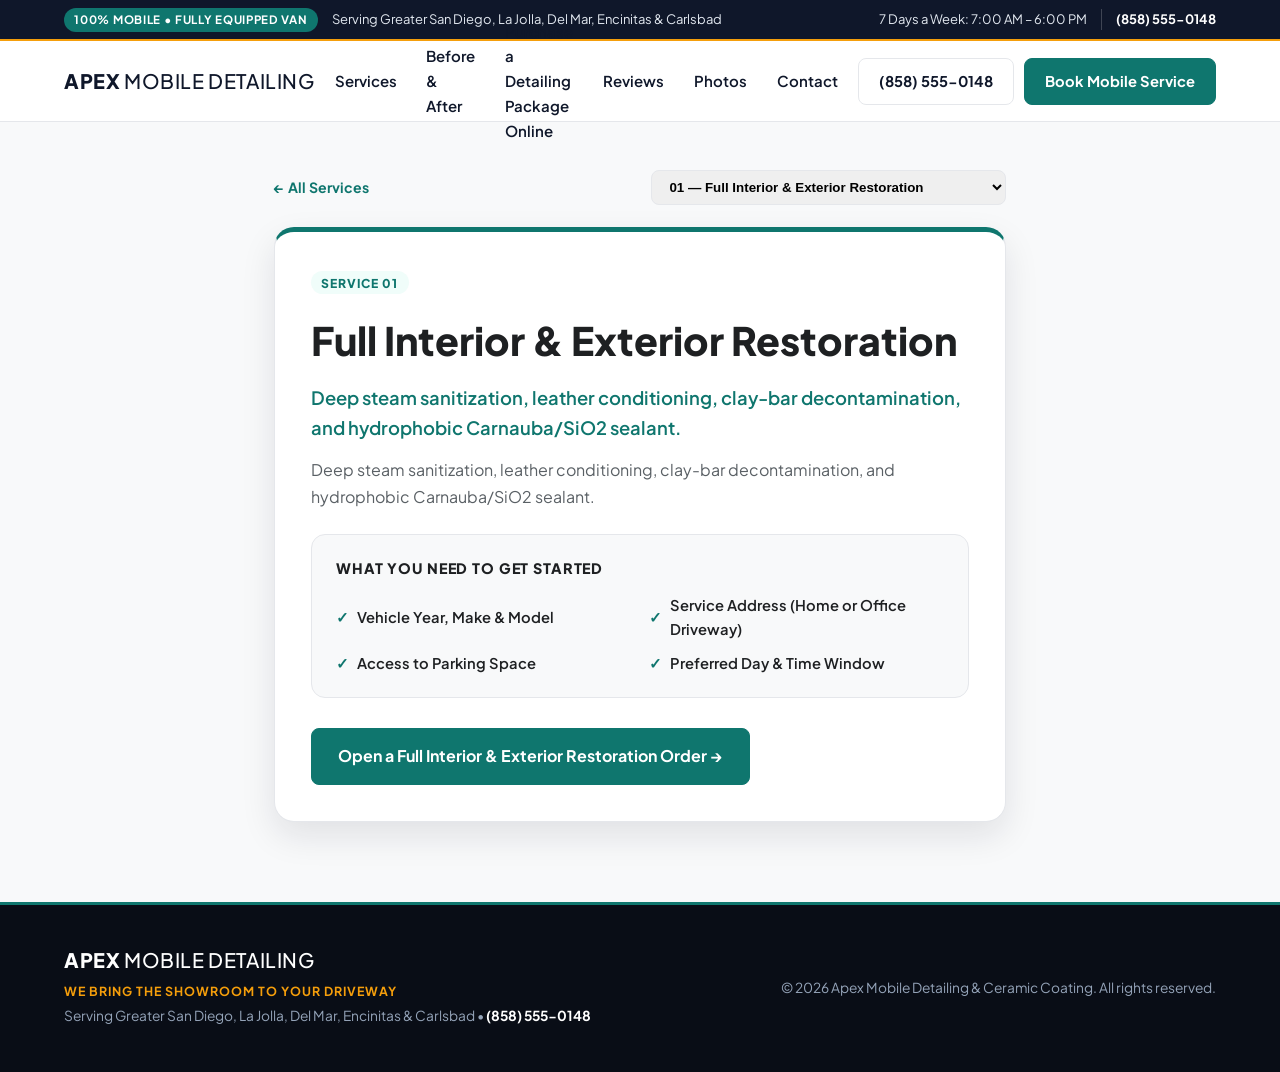
<file: demo-mobile-service/full-interior-exterior.html>
<!DOCTYPE html>
<html lang="en">
<head>
  <meta charset="UTF-8" />
  <meta name="viewport" content="width=device-width, initial-scale=1.0" />
  <title>01. Full Interior &amp; Exterior Restoration | Apex Mobile Detailing &amp; Ceramic Coating</title>
  <link rel="preconnect" href="https://fonts.googleapis.com" />
  <link rel="preconnect" href="https://fonts.gstatic.com" crossorigin />
  <link href="https://fonts.googleapis.com/css2?family=Plus+Jakarta+Sans:wght@400;500;600;700;800&display=swap" rel="stylesheet" />
  <link rel="stylesheet" href="styles.css" />
</head>
<body>
  <!-- Top Utility Bar -->
  <div class="utility-bar">
    <div class="container utility-inner">
      <div class="utility-left">
        <span class="pill-badge">100% MOBILE • FULLY EQUIPPED VAN</span>
        <span class="utility-address">Serving Greater San Diego, La Jolla, Del Mar, Encinitas &amp; Carlsbad</span>
      </div>
      <div class="utility-right">
        <span class="utility-hours">7 Days a Week: 7:00 AM – 6:00 PM</span>
        <a href="tel:8585550148" class="utility-phone">(858) 555-0148</a>
      </div>
    </div>
  </div>

  <!-- Sticky Header -->
  <header class="site-header" id="top">
    <div class="container header-inner">
      <a href="index.html" class="brand-logo" aria-label="Apex Mobile Detailing &amp; Ceramic Coating Home">
        
        <span class="brand-wordmark"><strong>APEX</strong> MOBILE DETAILING</span>
      </a>

      <nav class="main-nav" aria-label="Primary Navigation">
        <a href="index.html#services">Services</a>
        <a href="index.html#before-after">Before & After</a>
        <a href="index.html#shop">Purchase a Detailing Package Online</a>
        <a href="index.html#reviews">Reviews</a>
        <a href="index.html#gallery">Photos</a>
        <a href="index.html#contact">Contact</a>
      </nav>

      <div class="header-actions">
        
        <a href="tel:8585550148" class="btn btn-ghost"><span>(858) 555-0148</span></a>
        <a href="open-order.html" class="btn btn-primary">Book Mobile Service</a>
        <button type="button" class="menu-toggle" id="menuToggle" aria-label="Toggle Menu" aria-expanded="false" aria-controls="mobileDrawer">
          <span class="hamburger-bar"></span>
          <span class="hamburger-bar"></span>
          <span class="hamburger-bar"></span>
        </button>
      </div>
    </div>

    <div class="mobile-drawer" id="mobileDrawer" hidden>
      <div class="container mobile-drawer-inner">
        <nav class="mobile-nav" aria-label="Mobile Navigation">
          <a href="index.html#services" class="mobile-link">Services</a>
          <a href="index.html#before-after" class="mobile-link">Before & After</a>
          <a href="index.html#shop" class="mobile-link">Purchase a Detailing Package Online</a>
          <a href="index.html#reviews" class="mobile-link">Reviews</a>
          <a href="index.html#gallery" class="mobile-link">Photos</a>
          <a href="index.html#contact" class="mobile-link">Contact</a>
        </nav>
        <div class="mobile-drawer-cta">
          <a href="open-order.html" class="btn btn-primary btn-block mobile-link">Book Mobile Service</a>
          <a href="tel:8585550148" class="btn btn-outline btn-block">Call (858) 555-0148</a>
        </div>
      </div>
    </div>
  </header>
  <main class="simple-service-page">
    <div class="container narrow-container">
      <div class="simple-service-topbar">
        <a href="index.html#services" class="service-link">&larr; All Services</a>
        <select aria-label="Switch Service" onchange="if(this.value) window.location.href=this.value;" style="padding:0.5rem 0.85rem;border-radius:8px;border:1px solid var(--brand-border);font-weight:600;">
            <option value="full-interior-exterior.html" selected>01 — Full Interior &amp; Exterior Restoration</option>
            <option value="paint-correction-ceramic.html" >02 — Paint Correction &amp; 5-Year Ceramic Coating</option>
            <option value="headlight-engine-bay.html" >03 — Headlight Restoration &amp; Engine Bay Detail</option>
        </select>
      </div>
      <article class="simple-service-card">
        <span class="service-num-badge">SERVICE 01</span>
        <h1 style="font-size:clamp(1.85rem,3.5vw,2.45rem);font-weight:800;margin:0.85rem 0 0.65rem;">Full Interior &amp; Exterior Restoration</h1>
        <p style="font-size:1.15rem;font-weight:600;color:var(--brand-primary);margin-bottom:0.85rem;">Deep steam sanitization, leather conditioning, clay-bar decontamination, and hydrophobic Carnauba/SiO2 sealant.</p>
        <p style="color:var(--brand-muted);">Deep steam sanitization, leather conditioning, clay-bar decontamination, and hydrophobic Carnauba/SiO2 sealant.</p>
        <div class="simple-essentials-box">
          <h2 style="font-size:0.9rem;font-weight:800;text-transform:uppercase;letter-spacing:0.06em;">What You Need to Get Started</h2>
          <ul class="simple-essentials-list">
          <li>Vehicle Year, Make &amp; Model</li>
          <li>Service Address (Home or Office Driveway)</li>
          <li>Access to Parking Space</li>
          <li>Preferred Day &amp; Time Window</li>
          </ul>
        </div>
        <a href="open-order.html?type=full-interior-exterior" class="btn btn-primary btn-lg">Open a Full Interior &amp; Exterior Restoration Order &rarr;</a>
      </article>
    </div>
  </main>
  <!-- Footer -->
  <footer class="site-footer">
    <div class="container footer-inner">
      <div>
        <a href="index.html" class="brand-logo brand-logo-footer">
          
          <span class="brand-wordmark"><strong>APEX</strong> MOBILE DETAILING</span>
        </a>
        <p style="margin-top:0.4rem;color:var(--brand-accent);font-weight:700;font-size:0.78rem;letter-spacing:0.08em;text-transform:uppercase;">WE BRING THE SHOWROOM TO YOUR DRIVEWAY</p>
        <p style="margin-top:0.25rem;">Serving Greater San Diego, La Jolla, Del Mar, Encinitas &amp; Carlsbad &bull; <a href="tel:8585550148" style="color:#fff;font-weight:700;">(858) 555-0148</a></p>
      </div>
      <div>
        <p>© 2026 Apex Mobile Detailing &amp; Ceramic Coating. All rights reserved.</p>
      </div>
    </div>
  </footer>

  <!-- Sticky Mobile Bottom Action Bar -->
  <div class="mobile-action-bar" aria-label="Quick Mobile Actions">
    <a href="tel:8585550148" class="mobile-action-btn mobile-action-call"><span>Call Now</span></a>
    <a href="open-order.html" class="mobile-action-btn mobile-action-primary"><span>Book Mobile Service</span></a>
  </div>

  <script>
    window.SITE_CONFIG = {"businessName": "Apex Mobile Detailing & Ceramic Coating", "recipientEmail": "bookings@apexmobiledetail.com", "phone": "(858) 555-0148", "orderSchemas": {"full-interior-exterior": {"code": "01", "title": "Full Interior & Exterior Restoration", "helper": "Deep steam sanitization, leather conditioning, clay-bar decontamination, and hydrophobic Carnauba/SiO2 sealant.", "fields": [{"name": "Service_Address_and_ZIP", "label": "Driveway / Office Service Address & ZIP", "required": true, "placeholder": "Street Address, City, ZIP"}, {"name": "Vehicle_Year_Make_Model", "label": "Vehicle (Year, Make, Model & Size)", "required": true, "placeholder": "e.g. 2024 Porsche 911 / Tesla Model Y"}, {"name": "Preferred_Date", "label": "Preferred Service Date", "type": "date", "required": true}, {"name": "Pet_Hair_or_Stains", "label": "Interior Condition Notes", "type": "select", "options": ["Standard Maintenance", "Heavy Pet Hair Removal Needed", "Deep Stain / Spill Extraction Needed"]}]}, "paint-correction-ceramic": {"code": "02", "title": "Paint Correction & 5-Year Ceramic Coating", "helper": "Multi-stage machine polishing to remove 85\u201395% of swirl marks followed by a 9H graphene/ceramic coating.", "fields": [{"name": "Service_Address_and_ZIP", "label": "Service Address & ZIP", "required": true, "placeholder": "Street Address, City, ZIP"}, {"name": "Vehicle_Year_Make_Model", "label": "Vehicle (Year, Make, Model & Paint Color)", "required": true, "placeholder": "e.g. 2023 BMW M3 \u2014 Black Sapphire"}, {"name": "Coating_Tier", "label": "Ceramic Coating Package", "type": "select", "options": ["2-Year Ceramic + 1-Step Polish ($799)", "5-Year Ceramic + 2-Step Correction ($1,199)", "Wheel & Caliper Ceramic Add-On (+$199)"]}, {"name": "Preferred_Date", "label": "Preferred Date", "type": "date", "required": true}]}, "headlight-engine-bay": {"code": "03", "title": "Headlight Restoration & Engine Bay Detail", "helper": "Wet-sand UV oxidation removal with clear ceramic UV lock, plus safe low-pressure engine bay degreasing and dressing.", "fields": [{"name": "Property_or_Service_Location", "label": "Address / Location", "required": true, "placeholder": "Street, City, ZIP"}, {"name": "Preferred_Date", "label": "Target Date", "type": "date", "required": false}, {"name": "Project_or_Order_Details", "label": "Details / Scope", "required": true, "placeholder": "Describe what you need..."}]}}};
  </script>
  <script src="site-widgets.js"></script>
</body>
</html>
</file>
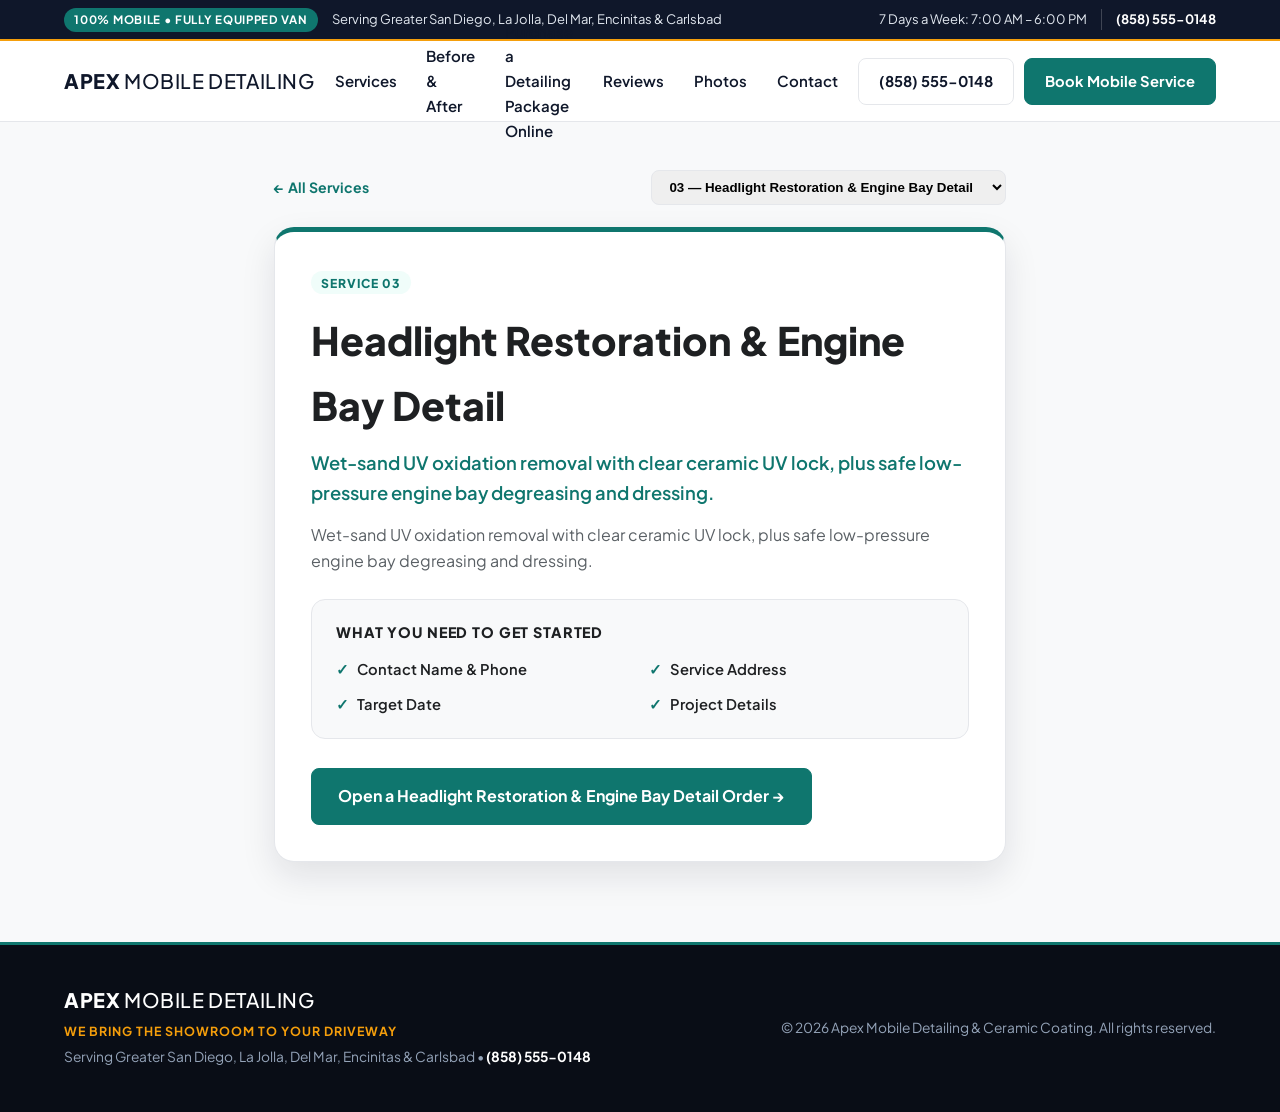
<file: demo-mobile-service/headlight-engine-bay.html>
<!DOCTYPE html>
<html lang="en">
<head>
  <meta charset="UTF-8" />
  <meta name="viewport" content="width=device-width, initial-scale=1.0" />
  <title>03. Headlight Restoration &amp; Engine Bay Detail | Apex Mobile Detailing &amp; Ceramic Coating</title>
  <link rel="preconnect" href="https://fonts.googleapis.com" />
  <link rel="preconnect" href="https://fonts.gstatic.com" crossorigin />
  <link href="https://fonts.googleapis.com/css2?family=Plus+Jakarta+Sans:wght@400;500;600;700;800&display=swap" rel="stylesheet" />
  <link rel="stylesheet" href="styles.css" />
</head>
<body>
  <!-- Top Utility Bar -->
  <div class="utility-bar">
    <div class="container utility-inner">
      <div class="utility-left">
        <span class="pill-badge">100% MOBILE • FULLY EQUIPPED VAN</span>
        <span class="utility-address">Serving Greater San Diego, La Jolla, Del Mar, Encinitas &amp; Carlsbad</span>
      </div>
      <div class="utility-right">
        <span class="utility-hours">7 Days a Week: 7:00 AM – 6:00 PM</span>
        <a href="tel:8585550148" class="utility-phone">(858) 555-0148</a>
      </div>
    </div>
  </div>

  <!-- Sticky Header -->
  <header class="site-header" id="top">
    <div class="container header-inner">
      <a href="index.html" class="brand-logo" aria-label="Apex Mobile Detailing &amp; Ceramic Coating Home">
        
        <span class="brand-wordmark"><strong>APEX</strong> MOBILE DETAILING</span>
      </a>

      <nav class="main-nav" aria-label="Primary Navigation">
        <a href="index.html#services">Services</a>
        <a href="index.html#before-after">Before & After</a>
        <a href="index.html#shop">Purchase a Detailing Package Online</a>
        <a href="index.html#reviews">Reviews</a>
        <a href="index.html#gallery">Photos</a>
        <a href="index.html#contact">Contact</a>
      </nav>

      <div class="header-actions">
        
        <a href="tel:8585550148" class="btn btn-ghost"><span>(858) 555-0148</span></a>
        <a href="open-order.html" class="btn btn-primary">Book Mobile Service</a>
        <button type="button" class="menu-toggle" id="menuToggle" aria-label="Toggle Menu" aria-expanded="false" aria-controls="mobileDrawer">
          <span class="hamburger-bar"></span>
          <span class="hamburger-bar"></span>
          <span class="hamburger-bar"></span>
        </button>
      </div>
    </div>

    <div class="mobile-drawer" id="mobileDrawer" hidden>
      <div class="container mobile-drawer-inner">
        <nav class="mobile-nav" aria-label="Mobile Navigation">
          <a href="index.html#services" class="mobile-link">Services</a>
          <a href="index.html#before-after" class="mobile-link">Before & After</a>
          <a href="index.html#shop" class="mobile-link">Purchase a Detailing Package Online</a>
          <a href="index.html#reviews" class="mobile-link">Reviews</a>
          <a href="index.html#gallery" class="mobile-link">Photos</a>
          <a href="index.html#contact" class="mobile-link">Contact</a>
        </nav>
        <div class="mobile-drawer-cta">
          <a href="open-order.html" class="btn btn-primary btn-block mobile-link">Book Mobile Service</a>
          <a href="tel:8585550148" class="btn btn-outline btn-block">Call (858) 555-0148</a>
        </div>
      </div>
    </div>
  </header>
  <main class="simple-service-page">
    <div class="container narrow-container">
      <div class="simple-service-topbar">
        <a href="index.html#services" class="service-link">&larr; All Services</a>
        <select aria-label="Switch Service" onchange="if(this.value) window.location.href=this.value;" style="padding:0.5rem 0.85rem;border-radius:8px;border:1px solid var(--brand-border);font-weight:600;">
            <option value="full-interior-exterior.html" >01 — Full Interior &amp; Exterior Restoration</option>
            <option value="paint-correction-ceramic.html" >02 — Paint Correction &amp; 5-Year Ceramic Coating</option>
            <option value="headlight-engine-bay.html" selected>03 — Headlight Restoration &amp; Engine Bay Detail</option>
        </select>
      </div>
      <article class="simple-service-card">
        <span class="service-num-badge">SERVICE 03</span>
        <h1 style="font-size:clamp(1.85rem,3.5vw,2.45rem);font-weight:800;margin:0.85rem 0 0.65rem;">Headlight Restoration &amp; Engine Bay Detail</h1>
        <p style="font-size:1.15rem;font-weight:600;color:var(--brand-primary);margin-bottom:0.85rem;">Wet-sand UV oxidation removal with clear ceramic UV lock, plus safe low-pressure engine bay degreasing and dressing.</p>
        <p style="color:var(--brand-muted);">Wet-sand UV oxidation removal with clear ceramic UV lock, plus safe low-pressure engine bay degreasing and dressing.</p>
        <div class="simple-essentials-box">
          <h2 style="font-size:0.9rem;font-weight:800;text-transform:uppercase;letter-spacing:0.06em;">What You Need to Get Started</h2>
          <ul class="simple-essentials-list">
          <li>Contact Name &amp; Phone</li>
          <li>Service Address</li>
          <li>Target Date</li>
          <li>Project Details</li>
          </ul>
        </div>
        <a href="open-order.html?type=headlight-engine-bay" class="btn btn-primary btn-lg">Open a Headlight Restoration &amp; Engine Bay Detail Order &rarr;</a>
      </article>
    </div>
  </main>
  <!-- Footer -->
  <footer class="site-footer">
    <div class="container footer-inner">
      <div>
        <a href="index.html" class="brand-logo brand-logo-footer">
          
          <span class="brand-wordmark"><strong>APEX</strong> MOBILE DETAILING</span>
        </a>
        <p style="margin-top:0.4rem;color:var(--brand-accent);font-weight:700;font-size:0.78rem;letter-spacing:0.08em;text-transform:uppercase;">WE BRING THE SHOWROOM TO YOUR DRIVEWAY</p>
        <p style="margin-top:0.25rem;">Serving Greater San Diego, La Jolla, Del Mar, Encinitas &amp; Carlsbad &bull; <a href="tel:8585550148" style="color:#fff;font-weight:700;">(858) 555-0148</a></p>
      </div>
      <div>
        <p>© 2026 Apex Mobile Detailing &amp; Ceramic Coating. All rights reserved.</p>
      </div>
    </div>
  </footer>

  <!-- Sticky Mobile Bottom Action Bar -->
  <div class="mobile-action-bar" aria-label="Quick Mobile Actions">
    <a href="tel:8585550148" class="mobile-action-btn mobile-action-call"><span>Call Now</span></a>
    <a href="open-order.html" class="mobile-action-btn mobile-action-primary"><span>Book Mobile Service</span></a>
  </div>

  <script>
    window.SITE_CONFIG = {"businessName": "Apex Mobile Detailing & Ceramic Coating", "recipientEmail": "bookings@apexmobiledetail.com", "phone": "(858) 555-0148", "orderSchemas": {"full-interior-exterior": {"code": "01", "title": "Full Interior & Exterior Restoration", "helper": "Deep steam sanitization, leather conditioning, clay-bar decontamination, and hydrophobic Carnauba/SiO2 sealant.", "fields": [{"name": "Service_Address_and_ZIP", "label": "Driveway / Office Service Address & ZIP", "required": true, "placeholder": "Street Address, City, ZIP"}, {"name": "Vehicle_Year_Make_Model", "label": "Vehicle (Year, Make, Model & Size)", "required": true, "placeholder": "e.g. 2024 Porsche 911 / Tesla Model Y"}, {"name": "Preferred_Date", "label": "Preferred Service Date", "type": "date", "required": true}, {"name": "Pet_Hair_or_Stains", "label": "Interior Condition Notes", "type": "select", "options": ["Standard Maintenance", "Heavy Pet Hair Removal Needed", "Deep Stain / Spill Extraction Needed"]}]}, "paint-correction-ceramic": {"code": "02", "title": "Paint Correction & 5-Year Ceramic Coating", "helper": "Multi-stage machine polishing to remove 85\u201395% of swirl marks followed by a 9H graphene/ceramic coating.", "fields": [{"name": "Service_Address_and_ZIP", "label": "Service Address & ZIP", "required": true, "placeholder": "Street Address, City, ZIP"}, {"name": "Vehicle_Year_Make_Model", "label": "Vehicle (Year, Make, Model & Paint Color)", "required": true, "placeholder": "e.g. 2023 BMW M3 \u2014 Black Sapphire"}, {"name": "Coating_Tier", "label": "Ceramic Coating Package", "type": "select", "options": ["2-Year Ceramic + 1-Step Polish ($799)", "5-Year Ceramic + 2-Step Correction ($1,199)", "Wheel & Caliper Ceramic Add-On (+$199)"]}, {"name": "Preferred_Date", "label": "Preferred Date", "type": "date", "required": true}]}, "headlight-engine-bay": {"code": "03", "title": "Headlight Restoration & Engine Bay Detail", "helper": "Wet-sand UV oxidation removal with clear ceramic UV lock, plus safe low-pressure engine bay degreasing and dressing.", "fields": [{"name": "Property_or_Service_Location", "label": "Address / Location", "required": true, "placeholder": "Street, City, ZIP"}, {"name": "Preferred_Date", "label": "Target Date", "type": "date", "required": false}, {"name": "Project_or_Order_Details", "label": "Details / Scope", "required": true, "placeholder": "Describe what you need..."}]}}};
  </script>
  <script src="site-widgets.js"></script>
</body>
</html>
</file>
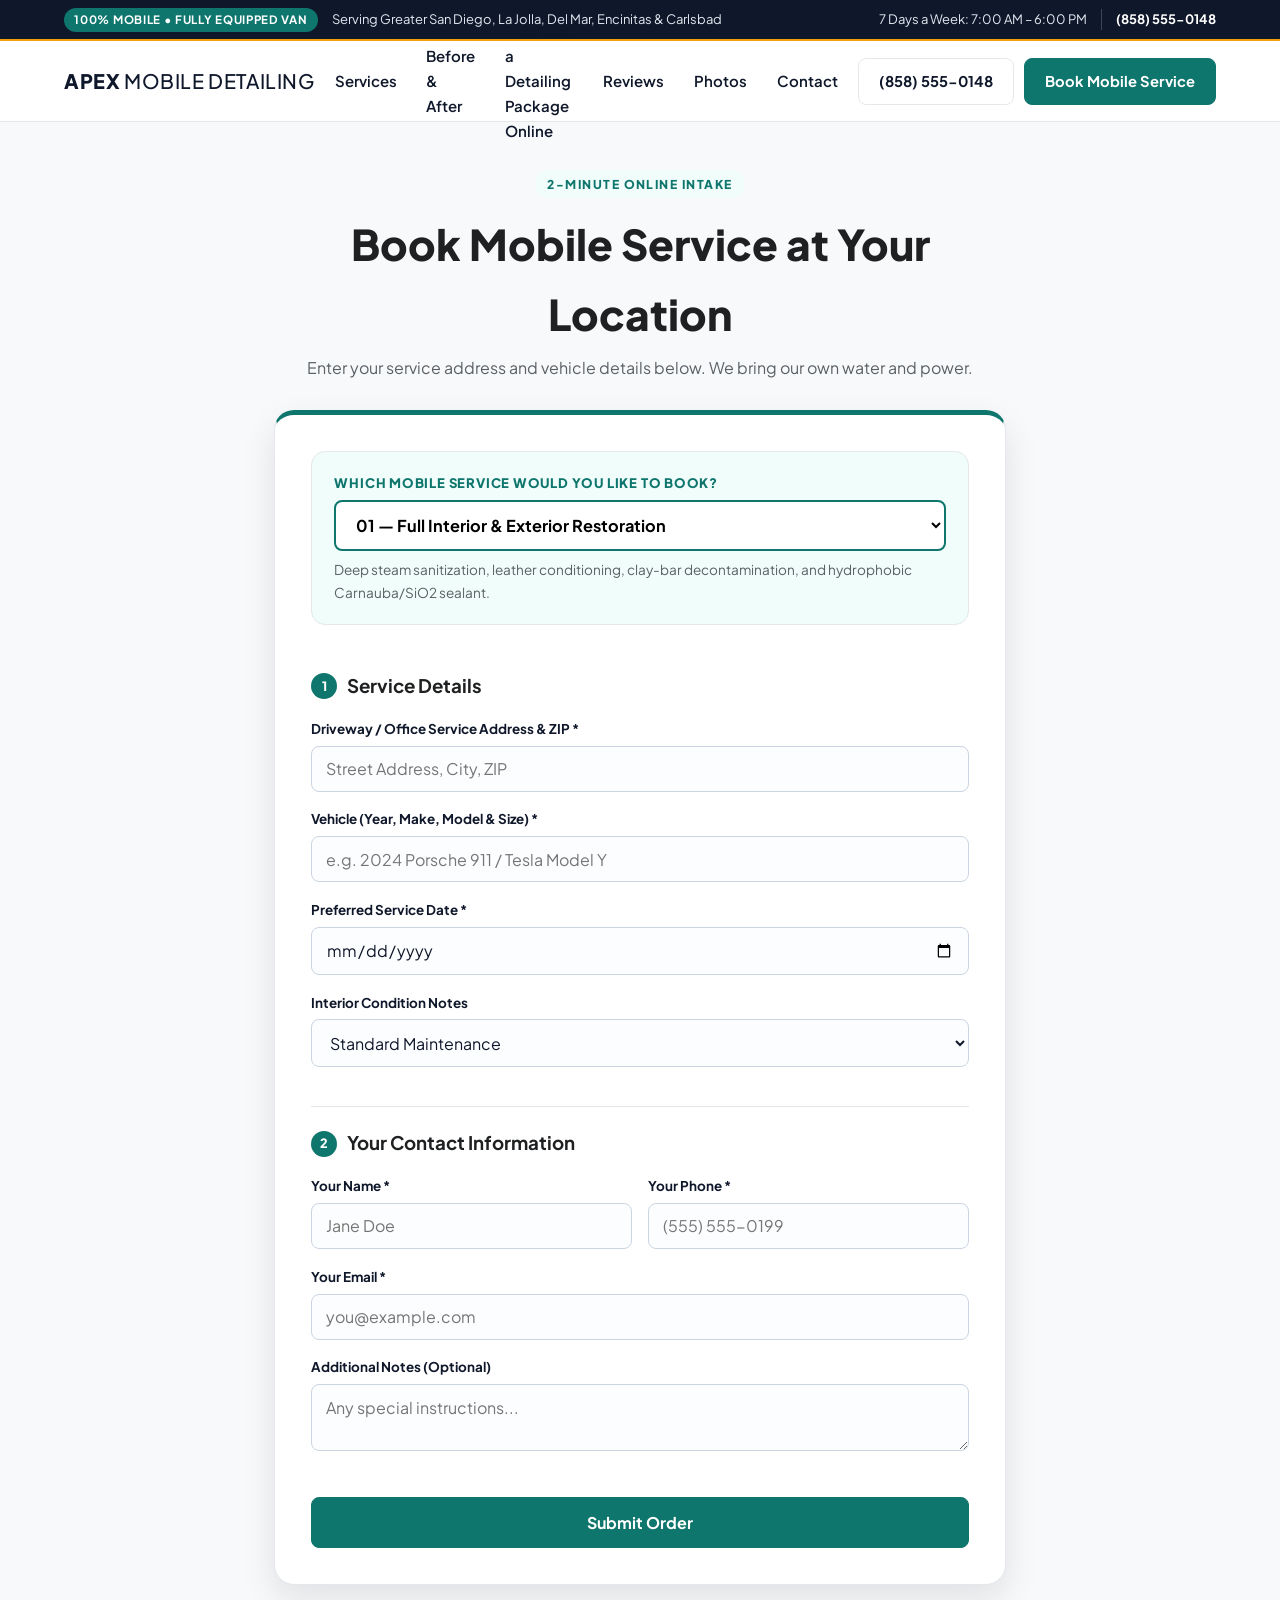
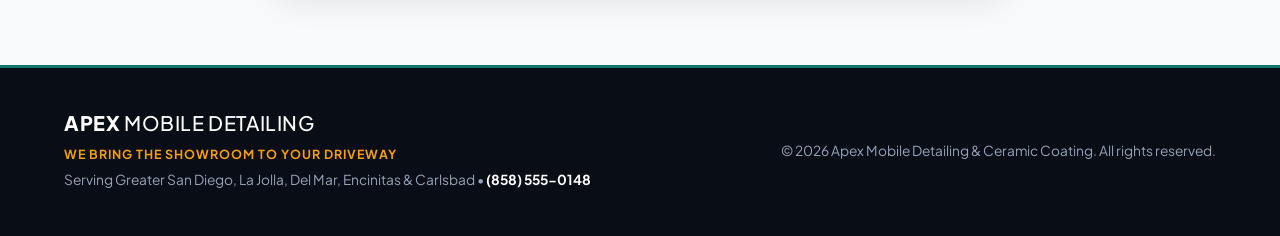
<file: demo-mobile-service/open-order.html>
<!DOCTYPE html>
<html lang="en">
<head>
  <meta charset="UTF-8" />
  <meta name="viewport" content="width=device-width, initial-scale=1.0" />
  <title>Book Mobile Service at Your Location | Apex Mobile Detailing &amp; Ceramic Coating</title>
  <link rel="preconnect" href="https://fonts.googleapis.com" />
  <link rel="preconnect" href="https://fonts.gstatic.com" crossorigin />
  <link href="https://fonts.googleapis.com/css2?family=Plus+Jakarta+Sans:wght@400;500;600;700;800&display=swap" rel="stylesheet" />
  <link rel="stylesheet" href="styles.css" />
</head>
<body>
  <!-- Top Utility Bar -->
  <div class="utility-bar">
    <div class="container utility-inner">
      <div class="utility-left">
        <span class="pill-badge">100% MOBILE • FULLY EQUIPPED VAN</span>
        <span class="utility-address">Serving Greater San Diego, La Jolla, Del Mar, Encinitas &amp; Carlsbad</span>
      </div>
      <div class="utility-right">
        <span class="utility-hours">7 Days a Week: 7:00 AM – 6:00 PM</span>
        <a href="tel:8585550148" class="utility-phone">(858) 555-0148</a>
      </div>
    </div>
  </div>

  <!-- Sticky Header -->
  <header class="site-header" id="top">
    <div class="container header-inner">
      <a href="index.html" class="brand-logo" aria-label="Apex Mobile Detailing &amp; Ceramic Coating Home">
        
        <span class="brand-wordmark"><strong>APEX</strong> MOBILE DETAILING</span>
      </a>

      <nav class="main-nav" aria-label="Primary Navigation">
        <a href="index.html#services">Services</a>
        <a href="index.html#before-after">Before & After</a>
        <a href="index.html#shop">Purchase a Detailing Package Online</a>
        <a href="index.html#reviews">Reviews</a>
        <a href="index.html#gallery">Photos</a>
        <a href="index.html#contact">Contact</a>
      </nav>

      <div class="header-actions">
        
        <a href="tel:8585550148" class="btn btn-ghost"><span>(858) 555-0148</span></a>
        <a href="open-order.html" class="btn btn-primary">Book Mobile Service</a>
        <button type="button" class="menu-toggle" id="menuToggle" aria-label="Toggle Menu" aria-expanded="false" aria-controls="mobileDrawer">
          <span class="hamburger-bar"></span>
          <span class="hamburger-bar"></span>
          <span class="hamburger-bar"></span>
        </button>
      </div>
    </div>

    <div class="mobile-drawer" id="mobileDrawer" hidden>
      <div class="container mobile-drawer-inner">
        <nav class="mobile-nav" aria-label="Mobile Navigation">
          <a href="index.html#services" class="mobile-link">Services</a>
          <a href="index.html#before-after" class="mobile-link">Before & After</a>
          <a href="index.html#shop" class="mobile-link">Purchase a Detailing Package Online</a>
          <a href="index.html#reviews" class="mobile-link">Reviews</a>
          <a href="index.html#gallery" class="mobile-link">Photos</a>
          <a href="index.html#contact" class="mobile-link">Contact</a>
        </nav>
        <div class="mobile-drawer-cta">
          <a href="open-order.html" class="btn btn-primary btn-block mobile-link">Book Mobile Service</a>
          <a href="tel:8585550148" class="btn btn-outline btn-block">Call (858) 555-0148</a>
        </div>
      </div>
    </div>
  </header>
  <main class="open-escrow-page">
    <div class="container narrow-container">
      <div style="text-align:center;margin-bottom:1.75rem;">
        <span class="eyebrow">2-Minute Online Intake</span>
        <h1 style="font-size:clamp(2rem,4vw,2.65rem);font-weight:800;margin-bottom:0.4rem;">Book Mobile Service at Your Location</h1>
        <p style="color:var(--brand-muted);">Enter your service address and vehicle details below. We bring our own water and power.</p>
      </div>
      <div class="clean-order-card">
        <form id="serviceOrderForm">
          <div class="type-dropdown-banner">
            <label for="txTypeSelect">Which mobile service would you like to book?</label>
            <select id="txTypeSelect" name="Service_Type">
              <option value="full-interior-exterior">01 — Full Interior &amp; Exterior Restoration</option>
              <option value="paint-correction-ceramic">02 — Paint Correction &amp; 5-Year Ceramic Coating</option>
              <option value="headlight-engine-bay">03 — Headlight Restoration &amp; Engine Bay Detail</option>
            </select>
            <p id="txTypeHelper" style="font-size:0.85rem;color:var(--brand-muted);margin-top:0.5rem;"></p>
          </div>

          <div class="clean-form-section">
            <div class="clean-section-title">
              <span class="clean-step-num">1</span>
              <h3>Service Details</h3>
            </div>
            <div id="dynamicServiceFieldsMount"></div>
          </div>

          <div class="clean-form-section" style="border-bottom:none;">
            <div class="clean-section-title">
              <span class="clean-step-num">2</span>
              <h3>Your Contact Information</h3>
            </div>
            <div class="form-row">
              <div class="form-group">
                <label for="sub_name">Your Name *</label>
                <input type="text" id="sub_name" name="Submitted_By_Name" required placeholder="Jane Doe" />
              </div>
              <div class="form-group">
                <label for="sub_phone">Your Phone *</label>
                <input type="tel" id="sub_phone" name="Submitted_By_Phone" required placeholder="(555) 555-0199" />
              </div>
            </div>
            <div class="form-group">
              <label for="sub_email">Your Email *</label>
              <input type="email" id="sub_email" name="Submitted_By_Email" required placeholder="you@example.com" />
            </div>
            <div class="form-group">
              <label for="sub_notes">Additional Notes (Optional)</label>
              <textarea id="sub_notes" name="Additional_Notes" rows="2" placeholder="Any special instructions..."></textarea>
            </div>
          </div>

          <button type="submit" class="btn btn-primary btn-block btn-lg" id="orderSubmitBtn">Submit Order</button>
          <div id="orderFormStatus" class="form-status" hidden></div>
        </form>
      </div>
    </div>
  </main>
  <!-- Footer -->
  <footer class="site-footer">
    <div class="container footer-inner">
      <div>
        <a href="index.html" class="brand-logo brand-logo-footer">
          
          <span class="brand-wordmark"><strong>APEX</strong> MOBILE DETAILING</span>
        </a>
        <p style="margin-top:0.4rem;color:var(--brand-accent);font-weight:700;font-size:0.78rem;letter-spacing:0.08em;text-transform:uppercase;">WE BRING THE SHOWROOM TO YOUR DRIVEWAY</p>
        <p style="margin-top:0.25rem;">Serving Greater San Diego, La Jolla, Del Mar, Encinitas &amp; Carlsbad &bull; <a href="tel:8585550148" style="color:#fff;font-weight:700;">(858) 555-0148</a></p>
      </div>
      <div>
        <p>© 2026 Apex Mobile Detailing &amp; Ceramic Coating. All rights reserved.</p>
      </div>
    </div>
  </footer>

  <!-- Sticky Mobile Bottom Action Bar -->
  <div class="mobile-action-bar" aria-label="Quick Mobile Actions">
    <a href="tel:8585550148" class="mobile-action-btn mobile-action-call"><span>Call Now</span></a>
    <a href="open-order.html" class="mobile-action-btn mobile-action-primary"><span>Book Mobile Service</span></a>
  </div>

  <script>
    window.SITE_CONFIG = {"businessName": "Apex Mobile Detailing & Ceramic Coating", "recipientEmail": "bookings@apexmobiledetail.com", "phone": "(858) 555-0148", "orderSchemas": {"full-interior-exterior": {"code": "01", "title": "Full Interior & Exterior Restoration", "helper": "Deep steam sanitization, leather conditioning, clay-bar decontamination, and hydrophobic Carnauba/SiO2 sealant.", "fields": [{"name": "Service_Address_and_ZIP", "label": "Driveway / Office Service Address & ZIP", "required": true, "placeholder": "Street Address, City, ZIP"}, {"name": "Vehicle_Year_Make_Model", "label": "Vehicle (Year, Make, Model & Size)", "required": true, "placeholder": "e.g. 2024 Porsche 911 / Tesla Model Y"}, {"name": "Preferred_Date", "label": "Preferred Service Date", "type": "date", "required": true}, {"name": "Pet_Hair_or_Stains", "label": "Interior Condition Notes", "type": "select", "options": ["Standard Maintenance", "Heavy Pet Hair Removal Needed", "Deep Stain / Spill Extraction Needed"]}]}, "paint-correction-ceramic": {"code": "02", "title": "Paint Correction & 5-Year Ceramic Coating", "helper": "Multi-stage machine polishing to remove 85\u201395% of swirl marks followed by a 9H graphene/ceramic coating.", "fields": [{"name": "Service_Address_and_ZIP", "label": "Service Address & ZIP", "required": true, "placeholder": "Street Address, City, ZIP"}, {"name": "Vehicle_Year_Make_Model", "label": "Vehicle (Year, Make, Model & Paint Color)", "required": true, "placeholder": "e.g. 2023 BMW M3 \u2014 Black Sapphire"}, {"name": "Coating_Tier", "label": "Ceramic Coating Package", "type": "select", "options": ["2-Year Ceramic + 1-Step Polish ($799)", "5-Year Ceramic + 2-Step Correction ($1,199)", "Wheel & Caliper Ceramic Add-On (+$199)"]}, {"name": "Preferred_Date", "label": "Preferred Date", "type": "date", "required": true}]}, "headlight-engine-bay": {"code": "03", "title": "Headlight Restoration & Engine Bay Detail", "helper": "Wet-sand UV oxidation removal with clear ceramic UV lock, plus safe low-pressure engine bay degreasing and dressing.", "fields": [{"name": "Property_or_Service_Location", "label": "Address / Location", "required": true, "placeholder": "Street, City, ZIP"}, {"name": "Preferred_Date", "label": "Target Date", "type": "date", "required": false}, {"name": "Project_or_Order_Details", "label": "Details / Scope", "required": true, "placeholder": "Describe what you need..."}]}}};
  </script>
  <script src="site-widgets.js"></script>
</body>
</html>
</file>
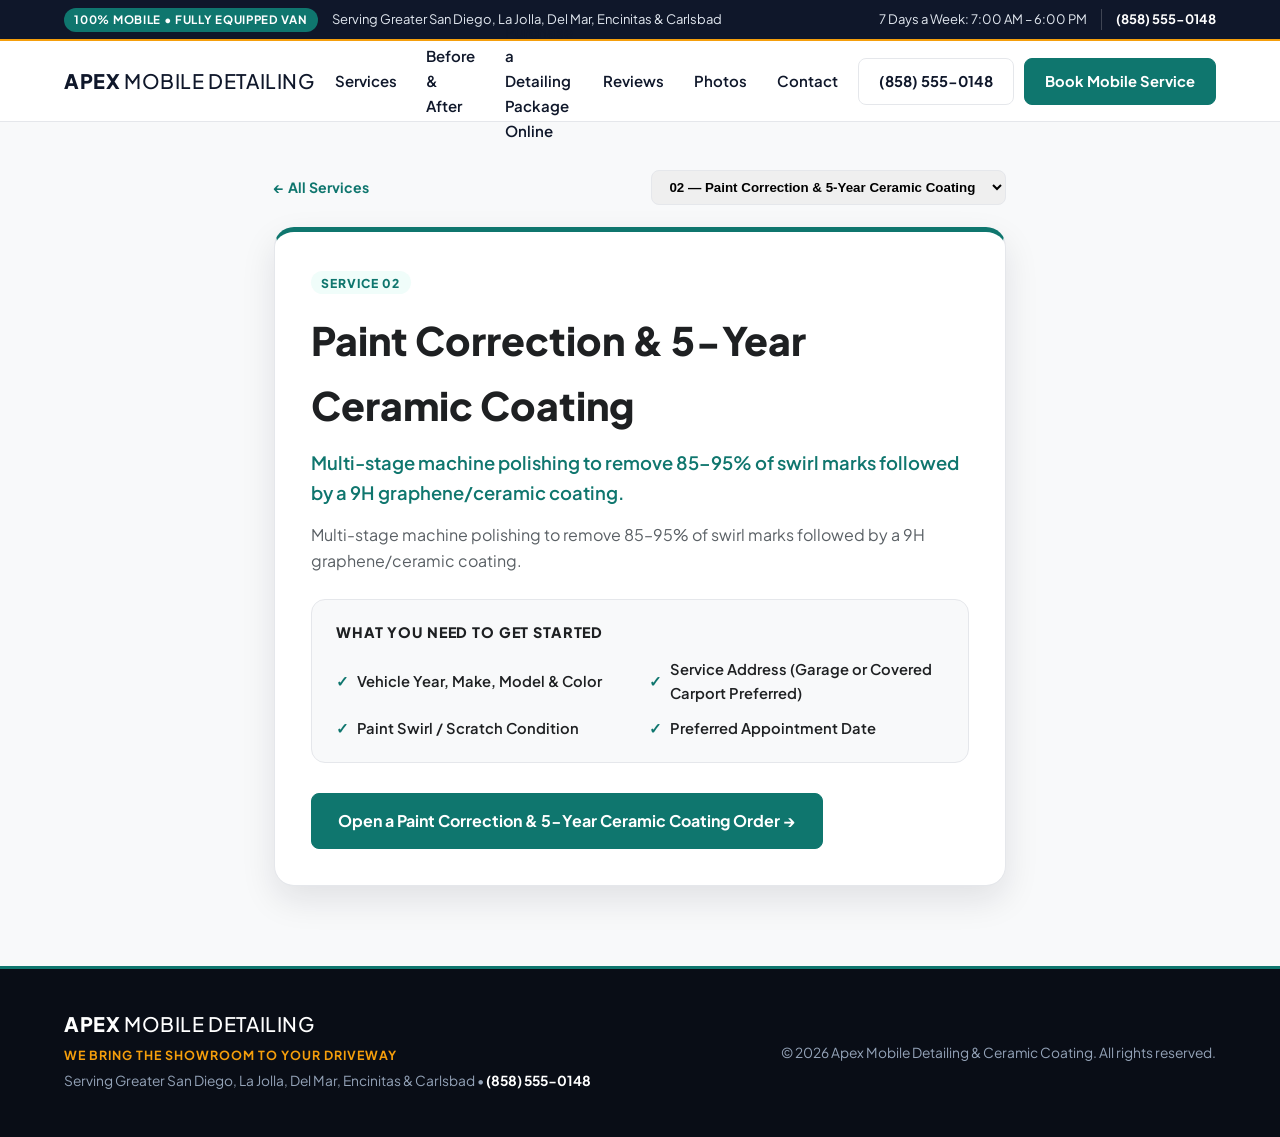
<file: demo-mobile-service/paint-correction-ceramic.html>
<!DOCTYPE html>
<html lang="en">
<head>
  <meta charset="UTF-8" />
  <meta name="viewport" content="width=device-width, initial-scale=1.0" />
  <title>02. Paint Correction &amp; 5-Year Ceramic Coating | Apex Mobile Detailing &amp; Ceramic Coating</title>
  <link rel="preconnect" href="https://fonts.googleapis.com" />
  <link rel="preconnect" href="https://fonts.gstatic.com" crossorigin />
  <link href="https://fonts.googleapis.com/css2?family=Plus+Jakarta+Sans:wght@400;500;600;700;800&display=swap" rel="stylesheet" />
  <link rel="stylesheet" href="styles.css" />
</head>
<body>
  <!-- Top Utility Bar -->
  <div class="utility-bar">
    <div class="container utility-inner">
      <div class="utility-left">
        <span class="pill-badge">100% MOBILE • FULLY EQUIPPED VAN</span>
        <span class="utility-address">Serving Greater San Diego, La Jolla, Del Mar, Encinitas &amp; Carlsbad</span>
      </div>
      <div class="utility-right">
        <span class="utility-hours">7 Days a Week: 7:00 AM – 6:00 PM</span>
        <a href="tel:8585550148" class="utility-phone">(858) 555-0148</a>
      </div>
    </div>
  </div>

  <!-- Sticky Header -->
  <header class="site-header" id="top">
    <div class="container header-inner">
      <a href="index.html" class="brand-logo" aria-label="Apex Mobile Detailing &amp; Ceramic Coating Home">
        
        <span class="brand-wordmark"><strong>APEX</strong> MOBILE DETAILING</span>
      </a>

      <nav class="main-nav" aria-label="Primary Navigation">
        <a href="index.html#services">Services</a>
        <a href="index.html#before-after">Before & After</a>
        <a href="index.html#shop">Purchase a Detailing Package Online</a>
        <a href="index.html#reviews">Reviews</a>
        <a href="index.html#gallery">Photos</a>
        <a href="index.html#contact">Contact</a>
      </nav>

      <div class="header-actions">
        
        <a href="tel:8585550148" class="btn btn-ghost"><span>(858) 555-0148</span></a>
        <a href="open-order.html" class="btn btn-primary">Book Mobile Service</a>
        <button type="button" class="menu-toggle" id="menuToggle" aria-label="Toggle Menu" aria-expanded="false" aria-controls="mobileDrawer">
          <span class="hamburger-bar"></span>
          <span class="hamburger-bar"></span>
          <span class="hamburger-bar"></span>
        </button>
      </div>
    </div>

    <div class="mobile-drawer" id="mobileDrawer" hidden>
      <div class="container mobile-drawer-inner">
        <nav class="mobile-nav" aria-label="Mobile Navigation">
          <a href="index.html#services" class="mobile-link">Services</a>
          <a href="index.html#before-after" class="mobile-link">Before & After</a>
          <a href="index.html#shop" class="mobile-link">Purchase a Detailing Package Online</a>
          <a href="index.html#reviews" class="mobile-link">Reviews</a>
          <a href="index.html#gallery" class="mobile-link">Photos</a>
          <a href="index.html#contact" class="mobile-link">Contact</a>
        </nav>
        <div class="mobile-drawer-cta">
          <a href="open-order.html" class="btn btn-primary btn-block mobile-link">Book Mobile Service</a>
          <a href="tel:8585550148" class="btn btn-outline btn-block">Call (858) 555-0148</a>
        </div>
      </div>
    </div>
  </header>
  <main class="simple-service-page">
    <div class="container narrow-container">
      <div class="simple-service-topbar">
        <a href="index.html#services" class="service-link">&larr; All Services</a>
        <select aria-label="Switch Service" onchange="if(this.value) window.location.href=this.value;" style="padding:0.5rem 0.85rem;border-radius:8px;border:1px solid var(--brand-border);font-weight:600;">
            <option value="full-interior-exterior.html" >01 — Full Interior &amp; Exterior Restoration</option>
            <option value="paint-correction-ceramic.html" selected>02 — Paint Correction &amp; 5-Year Ceramic Coating</option>
            <option value="headlight-engine-bay.html" >03 — Headlight Restoration &amp; Engine Bay Detail</option>
        </select>
      </div>
      <article class="simple-service-card">
        <span class="service-num-badge">SERVICE 02</span>
        <h1 style="font-size:clamp(1.85rem,3.5vw,2.45rem);font-weight:800;margin:0.85rem 0 0.65rem;">Paint Correction &amp; 5-Year Ceramic Coating</h1>
        <p style="font-size:1.15rem;font-weight:600;color:var(--brand-primary);margin-bottom:0.85rem;">Multi-stage machine polishing to remove 85–95% of swirl marks followed by a 9H graphene/ceramic coating.</p>
        <p style="color:var(--brand-muted);">Multi-stage machine polishing to remove 85–95% of swirl marks followed by a 9H graphene/ceramic coating.</p>
        <div class="simple-essentials-box">
          <h2 style="font-size:0.9rem;font-weight:800;text-transform:uppercase;letter-spacing:0.06em;">What You Need to Get Started</h2>
          <ul class="simple-essentials-list">
          <li>Vehicle Year, Make, Model &amp; Color</li>
          <li>Service Address (Garage or Covered Carport Preferred)</li>
          <li>Paint Swirl / Scratch Condition</li>
          <li>Preferred Appointment Date</li>
          </ul>
        </div>
        <a href="open-order.html?type=paint-correction-ceramic" class="btn btn-primary btn-lg">Open a Paint Correction &amp; 5-Year Ceramic Coating Order &rarr;</a>
      </article>
    </div>
  </main>
  <!-- Footer -->
  <footer class="site-footer">
    <div class="container footer-inner">
      <div>
        <a href="index.html" class="brand-logo brand-logo-footer">
          
          <span class="brand-wordmark"><strong>APEX</strong> MOBILE DETAILING</span>
        </a>
        <p style="margin-top:0.4rem;color:var(--brand-accent);font-weight:700;font-size:0.78rem;letter-spacing:0.08em;text-transform:uppercase;">WE BRING THE SHOWROOM TO YOUR DRIVEWAY</p>
        <p style="margin-top:0.25rem;">Serving Greater San Diego, La Jolla, Del Mar, Encinitas &amp; Carlsbad &bull; <a href="tel:8585550148" style="color:#fff;font-weight:700;">(858) 555-0148</a></p>
      </div>
      <div>
        <p>© 2026 Apex Mobile Detailing &amp; Ceramic Coating. All rights reserved.</p>
      </div>
    </div>
  </footer>

  <!-- Sticky Mobile Bottom Action Bar -->
  <div class="mobile-action-bar" aria-label="Quick Mobile Actions">
    <a href="tel:8585550148" class="mobile-action-btn mobile-action-call"><span>Call Now</span></a>
    <a href="open-order.html" class="mobile-action-btn mobile-action-primary"><span>Book Mobile Service</span></a>
  </div>

  <script>
    window.SITE_CONFIG = {"businessName": "Apex Mobile Detailing & Ceramic Coating", "recipientEmail": "bookings@apexmobiledetail.com", "phone": "(858) 555-0148", "orderSchemas": {"full-interior-exterior": {"code": "01", "title": "Full Interior & Exterior Restoration", "helper": "Deep steam sanitization, leather conditioning, clay-bar decontamination, and hydrophobic Carnauba/SiO2 sealant.", "fields": [{"name": "Service_Address_and_ZIP", "label": "Driveway / Office Service Address & ZIP", "required": true, "placeholder": "Street Address, City, ZIP"}, {"name": "Vehicle_Year_Make_Model", "label": "Vehicle (Year, Make, Model & Size)", "required": true, "placeholder": "e.g. 2024 Porsche 911 / Tesla Model Y"}, {"name": "Preferred_Date", "label": "Preferred Service Date", "type": "date", "required": true}, {"name": "Pet_Hair_or_Stains", "label": "Interior Condition Notes", "type": "select", "options": ["Standard Maintenance", "Heavy Pet Hair Removal Needed", "Deep Stain / Spill Extraction Needed"]}]}, "paint-correction-ceramic": {"code": "02", "title": "Paint Correction & 5-Year Ceramic Coating", "helper": "Multi-stage machine polishing to remove 85\u201395% of swirl marks followed by a 9H graphene/ceramic coating.", "fields": [{"name": "Service_Address_and_ZIP", "label": "Service Address & ZIP", "required": true, "placeholder": "Street Address, City, ZIP"}, {"name": "Vehicle_Year_Make_Model", "label": "Vehicle (Year, Make, Model & Paint Color)", "required": true, "placeholder": "e.g. 2023 BMW M3 \u2014 Black Sapphire"}, {"name": "Coating_Tier", "label": "Ceramic Coating Package", "type": "select", "options": ["2-Year Ceramic + 1-Step Polish ($799)", "5-Year Ceramic + 2-Step Correction ($1,199)", "Wheel & Caliper Ceramic Add-On (+$199)"]}, {"name": "Preferred_Date", "label": "Preferred Date", "type": "date", "required": true}]}, "headlight-engine-bay": {"code": "03", "title": "Headlight Restoration & Engine Bay Detail", "helper": "Wet-sand UV oxidation removal with clear ceramic UV lock, plus safe low-pressure engine bay degreasing and dressing.", "fields": [{"name": "Property_or_Service_Location", "label": "Address / Location", "required": true, "placeholder": "Street, City, ZIP"}, {"name": "Preferred_Date", "label": "Target Date", "type": "date", "required": false}, {"name": "Project_or_Order_Details", "label": "Details / Scope", "required": true, "placeholder": "Describe what you need..."}]}}};
  </script>
  <script src="site-widgets.js"></script>
</body>
</html>
</file>
<file: demo-mobile-service/styles.css>
/* ==========================================================================
   Universal Business Template Design System (styles.css)
   Supports 3 Business Archetypes & 7 Modular Components:
   - Archetypes: brick-and-mortar | service-location | service-mobile
   - Fonts: industrial (Barlow Condensed + Inter) | editorial (Cormorant + Plus Jakarta) | modern (Plus Jakarta Sans)
   - Modules: Services Grid, Dedicated Service Pages, Interactive Before/After Sliders,
     Filterable Lightbox Photo Gallery, Google Reviews, Product/Package Storefront & Cart Drawer,
     General Contact Form, and Dedicated Dynamic Service Order Form Page (open-order.html).
   ========================================================================== */

:root {
  --brand-primary: #1B7A8C;
  --brand-primary-hover: #146170;
  --brand-primary-soft: #EDF8FA;
  --brand-accent: #B89B5E;
  --brand-accent-soft: #F5F1E6;
  --brand-dark: #1E2022;
  --brand-surface-dark: #151719;
  --brand-text: #1E2022;
  --brand-muted: #5A6065;
  --brand-bg: #FFFFFF;
  --brand-bg-alt: #F8F9FA;
  --brand-border: #E5E7EB;
  --brand-gold: #F59E0B;
  --font-display: 'Plus Jakarta Sans', -apple-system, BlinkMacSystemFont, sans-serif;
  --font-sans: 'Plus Jakarta Sans', -apple-system, BlinkMacSystemFont, sans-serif;
  --font-serif: 'Cormorant Garamond', Georgia, serif;
  --radius-sm: 8px;
  --radius-md: 14px;
  --radius-lg: 20px;
  --shadow-xs: 0 1px 3px rgba(15, 23, 42, 0.05);
  --shadow-sm: 0 4px 14px rgba(15, 23, 42, 0.07);
  --shadow-md: 0 14px 34px rgba(15, 23, 42, 0.1);
  --shadow-lg: 0 24px 52px rgba(15, 23, 42, 0.16);
}

*, *::before, *::after {
  box-sizing: border-box;
  margin: 0;
  padding: 0;
}

html {
  scroll-behavior: smooth;
  scroll-padding-top: 84px;
}

body {
  font-family: var(--font-sans);
  color: var(--brand-text);
  background-color: var(--brand-bg);
  line-height: 1.65;
  -webkit-font-smoothing: antialiased;
  overflow-x: hidden;
}

img {
  max-width: 100%;
  display: block;
}

a {
  color: inherit;
  text-decoration: none;
}

.container {
  width: 100%;
  max-width: 1200px;
  margin: 0 auto;
  padding: 0 1.5rem;
}

.sr-only {
  position: absolute;
  width: 1px;
  height: 1px;
  padding: 0;
  margin: -1px;
  overflow: hidden;
  clip: rect(0, 0, 0, 0);
  white-space: nowrap;
  border: 0;
}

/* ==========================================================================
   1. Top Utility Bar (Adapts to Physical Address vs. Service Area Coverage)
   ========================================================================== */
.utility-bar {
  background-color: var(--brand-dark);
  color: #E2E8F0;
  font-size: 0.8125rem;
  border-bottom: 2px solid var(--brand-accent);
  padding: 0.48rem 0;
}

.utility-inner {
  display: flex;
  justify-content: space-between;
  align-items: center;
  flex-wrap: wrap;
  gap: 0.5rem 1rem;
}

.utility-left, .utility-right {
  display: flex;
  align-items: center;
  gap: 0.9rem;
}

.pill-badge {
  background-color: var(--brand-primary);
  color: #FFFFFF;
  font-weight: 700;
  font-size: 0.72rem;
  letter-spacing: 0.06em;
  text-transform: uppercase;
  padding: 0.16rem 0.65rem;
  border-radius: 999px;
}

.utility-phone {
  color: #FFFFFF;
  font-weight: 700;
  padding-left: 0.85rem;
  border-left: 1px solid rgba(255, 255, 255, 0.2);
}

.utility-phone:hover {
  color: var(--brand-accent);
}

/* ==========================================================================
   2. Sticky Header & Mobile Drawer
   ========================================================================== */
.site-header {
  position: sticky;
  top: 0;
  z-index: 200;
  background-color: rgba(255, 255, 255, 0.95);
  backdrop-filter: blur(12px);
  -webkit-backdrop-filter: blur(12px);
  border-bottom: 1px solid var(--brand-border);
}

.header-inner {
  display: flex;
  align-items: center;
  justify-content: space-between;
  height: 80px;
  gap: 1.25rem;
}

.brand-logo {
  display: inline-flex;
  align-items: center;
  gap: 0.75rem;
  flex-shrink: 0;
}

.brand-logo-img {
  height: 50px;
  width: auto;
  object-fit: contain;
}

.brand-wordmark {
  font-family: var(--font-display);
  font-size: 1.25rem;
  font-weight: 500;
  letter-spacing: 0.03em;
  color: var(--brand-dark);
  line-height: 1.1;
}

.brand-wordmark strong {
  font-weight: 800;
}

.main-nav {
  display: flex;
  align-items: center;
  gap: 1.85rem;
}

.main-nav a {
  font-size: 0.9375rem;
  font-weight: 600;
  color: var(--brand-dark);
  transition: color 0.16s ease;
}

.main-nav a:hover {
  color: var(--brand-primary);
}

.header-actions {
  display: flex;
  align-items: center;
  gap: 0.65rem;
}

.cart-trigger-btn {
  position: relative;
  display: inline-flex;
  align-items: center;
  gap: 0.45rem;
  background-color: var(--brand-bg-alt);
  border: 1.5px solid var(--brand-border);
  color: var(--brand-dark);
  font-family: var(--font-sans);
  font-weight: 700;
  font-size: 0.88rem;
  padding: 0.55rem 0.95rem;
  border-radius: var(--radius-sm);
  cursor: pointer;
}

.cart-count-badge {
  background-color: var(--brand-primary);
  color: #FFFFFF;
  font-size: 0.74rem;
  font-weight: 800;
  min-width: 20px;
  height: 20px;
  border-radius: 999px;
  display: inline-flex;
  align-items: center;
  justify-content: center;
  padding: 0 0.35rem;
}

.menu-toggle {
  display: none;
  flex-direction: column;
  justify-content: center;
  align-items: center;
  gap: 5px;
  width: 44px;
  height: 44px;
  background: var(--brand-bg-alt);
  border: 1px solid var(--brand-border);
  border-radius: var(--radius-sm);
  cursor: pointer;
}

.hamburger-bar {
  width: 20px;
  height: 2px;
  background-color: var(--brand-dark);
  border-radius: 2px;
  transition: transform 0.22s ease, opacity 0.22s ease;
}

.menu-toggle.is-active .hamburger-bar:nth-child(1) {
  transform: translateY(7px) rotate(45deg);
}
.menu-toggle.is-active .hamburger-bar:nth-child(2) {
  opacity: 0;
}
.menu-toggle.is-active .hamburger-bar:nth-child(3) {
  transform: translateY(-7px) rotate(-45deg);
}

.mobile-drawer {
  background-color: #FFFFFF;
  border-bottom: 2px solid var(--brand-primary);
  box-shadow: var(--shadow-lg);
}

.mobile-drawer-inner {
  padding: 1rem 1.5rem 1.5rem;
}

.mobile-nav {
  display: flex;
  flex-direction: column;
  margin-bottom: 1.15rem;
}

.mobile-nav a {
  font-size: 1.02rem;
  font-weight: 700;
  color: var(--brand-dark);
  padding: 0.8rem 0.2rem;
  border-bottom: 1px solid var(--brand-border);
}

.mobile-drawer-cta {
  display: grid;
  gap: 0.65rem;
}

/* ==========================================================================
   3. Buttons
   ========================================================================== */
.btn {
  display: inline-flex;
  align-items: center;
  justify-content: center;
  gap: 0.5rem;
  font-family: var(--font-display);
  font-weight: 700;
  font-size: 0.92rem;
  padding: 0.65rem 1.25rem;
  border-radius: var(--radius-sm);
  border: 1.5px solid transparent;
  cursor: pointer;
  transition: all 0.18s ease;
  white-space: nowrap;
}

.btn-lg {
  font-size: 1rem;
  padding: 0.88rem 1.65rem;
}

.btn-sm {
  font-size: 0.82rem;
  padding: 0.45rem 0.95rem;
}

.btn-block {
  width: 100%;
}

.btn-primary {
  background-color: var(--brand-primary);
  color: #FFFFFF;
  border-color: var(--brand-primary);
}

.btn-primary:hover {
  background-color: var(--brand-primary-hover);
  border-color: var(--brand-primary-hover);
  transform: translateY(-1px);
}

.btn-outline {
  background-color: #FFFFFF;
  color: var(--brand-dark);
  border-color: var(--brand-border);
}

.btn-outline:hover {
  border-color: var(--brand-primary);
  color: var(--brand-primary);
}

.btn-ghost {
  background-color: transparent;
  color: var(--brand-dark);
  border-color: var(--brand-border);
}

.btn-light {
  background-color: rgba(255, 255, 255, 0.14);
  color: #FFFFFF;
  border-color: rgba(255, 255, 255, 0.35);
}

.btn-light:hover {
  background-color: #FFFFFF;
  color: var(--brand-dark);
}

/* ==========================================================================
   4. Hero & Metrics Strip (Adapts to Brick-and-Mortar, Office, or Mobile Service)
   ========================================================================== */
.hero {
  background: radial-gradient(circle at 85% 15%, var(--brand-primary-soft) 0%, transparent 50%),
              var(--brand-bg-alt);
  padding: 4.25rem 0 4.75rem;
  border-bottom: 1px solid var(--brand-border);
}

.hero-grid {
  display: grid;
  grid-template-columns: 1.1fr 0.9fr;
  gap: 3.25rem;
  align-items: center;
}

.trust-badge {
  display: inline-flex;
  align-items: center;
  flex-wrap: wrap;
  gap: 0.45rem;
  background-color: #FFFFFF;
  border: 1px solid var(--brand-border);
  box-shadow: var(--shadow-xs);
  padding: 0.38rem 0.9rem;
  border-radius: 999px;
  font-size: 0.82rem;
  font-weight: 600;
  margin-bottom: 1.25rem;
}

.stars {
  color: var(--brand-gold);
  letter-spacing: 0.05em;
}

.hero h1 {
  font-family: var(--font-display);
  font-size: clamp(2.2rem, 4.3vw, 3.45rem);
  font-weight: 800;
  color: var(--brand-dark);
  line-height: 1.1;
  letter-spacing: -0.02em;
  margin-bottom: 1.15rem;
}

.hero-highlight {
  color: var(--brand-primary);
}

.hero-lead {
  font-size: 1.06rem;
  color: var(--brand-muted);
  max-width: 580px;
  margin-bottom: 1.85rem;
}

.hero-cta-group {
  display: flex;
  flex-wrap: wrap;
  gap: 0.85rem;
  margin-bottom: 1.85rem;
}

/* Service Area Zip/City Pills for Mobile Service Businesses (No storefront) */
.service-area-pills {
  display: flex;
  flex-wrap: wrap;
  align-items: center;
  gap: 0.45rem;
  padding-top: 1.25rem;
  border-top: 1px solid var(--brand-border);
}

.service-area-label {
  font-size: 0.78rem;
  font-weight: 800;
  text-transform: uppercase;
  letter-spacing: 0.08em;
  color: var(--brand-primary);
  margin-right: 0.35rem;
}

.area-pill {
  font-size: 0.78rem;
  font-weight: 600;
  background-color: #FFFFFF;
  border: 1px solid var(--brand-border);
  padding: 0.22rem 0.65rem;
  border-radius: 999px;
  color: var(--brand-dark);
}

.hero-visual-card {
  background-color: #FFFFFF;
  border: 1px solid var(--brand-border);
  border-radius: var(--radius-lg);
  overflow: hidden;
  box-shadow: var(--shadow-lg);
}

.hero-visual-card img {
  width: 100%;
  max-height: 420px;
  object-fit: cover;
}

.hero-visual-card.sign-showcase {
  padding: 1.25rem;
  border: 6px solid var(--brand-dark);
}

.hero-visual-card.sign-showcase img {
  object-fit: contain;
}

.hero-card-caption {
  padding: 1.1rem 1.35rem;
  background-color: var(--brand-dark);
  color: #FFFFFF;
  display: flex;
  justify-content: space-between;
  align-items: center;
  flex-wrap: wrap;
  gap: 0.5rem;
  font-size: 0.85rem;
}

.metrics-strip {
  background-color: var(--brand-dark);
  color: #FFFFFF;
  padding: 1.65rem 0;
  border-bottom: 3px solid var(--brand-primary);
}

.metrics-grid {
  display: grid;
  grid-template-columns: repeat(auto-fit, minmax(210px, 1fr));
  gap: 1.5rem;
}

.metric-item {
  border-left: 2px solid var(--brand-accent);
  padding-left: 1rem;
}

.metric-item strong {
  display: block;
  font-family: var(--font-display);
  font-size: 1.25rem;
  font-weight: 800;
  color: #FFFFFF;
}

.metric-item span {
  font-size: 0.82rem;
  color: #CBD5E1;
}

/* ==========================================================================
   5. Shared Section Headers
   ========================================================================== */
.section {
  padding: 5rem 0;
}

.section-alt {
  background-color: var(--brand-bg-alt);
  border-top: 1px solid var(--brand-border);
  border-bottom: 1px solid var(--brand-border);
}

.section-heading {
  text-align: center;
  max-width: 680px;
  margin: 0 auto 3rem;
}

.eyebrow {
  display: inline-block;
  font-size: 0.76rem;
  font-weight: 800;
  text-transform: uppercase;
  letter-spacing: 0.12em;
  color: var(--brand-primary);
  background-color: var(--brand-primary-soft);
  padding: 0.25rem 0.75rem;
  border-radius: 999px;
  margin-bottom: 0.65rem;
}

.section-heading h2 {
  font-family: var(--font-display);
  font-size: clamp(1.75rem, 3vw, 2.4rem);
  font-weight: 800;
  color: var(--brand-dark);
  line-height: 1.18;
  margin-bottom: 0.65rem;
}

.section-heading p {
  color: var(--brand-muted);
  font-size: 1rem;
}

/* ==========================================================================
   6. Module: Services Grid & Simplified Individual Service Pages
   ========================================================================== */
.services-grid {
  display: grid;
  grid-template-columns: repeat(auto-fit, minmax(320px, 1fr));
  gap: 1.5rem;
}

.service-card {
  background-color: #FFFFFF;
  border: 1px solid var(--brand-border);
  border-top: 4px solid var(--brand-primary);
  border-radius: var(--radius-md);
  padding: 1.85rem 1.65rem;
  display: flex;
  flex-direction: column;
  box-shadow: var(--shadow-xs);
  transition: transform 0.2s ease, box-shadow 0.2s ease;
}

.service-card:hover {
  transform: translateY(-4px);
  box-shadow: var(--shadow-md);
}

.service-card-top {
  display: flex;
  justify-content: space-between;
  align-items: center;
  margin-bottom: 1rem;
}

.service-num-badge {
  font-size: 0.76rem;
  font-weight: 800;
  letter-spacing: 0.08em;
  background-color: var(--brand-primary-soft);
  color: var(--brand-primary);
  padding: 0.22rem 0.65rem;
  border-radius: 999px;
}

.service-price-tag {
  font-size: 0.85rem;
  font-weight: 800;
  color: var(--brand-dark);
}

.service-card h3 {
  font-family: var(--font-display);
  font-size: 1.2rem;
  font-weight: 800;
  color: var(--brand-dark);
  margin-bottom: 0.5rem;
}

.service-card p {
  font-size: 0.93rem;
  color: var(--brand-muted);
}

.service-card-actions {
  margin-top: auto;
  padding-top: 1.15rem;
}

.service-link {
  font-size: 0.88rem;
  font-weight: 700;
  color: var(--brand-primary);
}

.service-link:hover {
  text-decoration: underline;
}

/* ==========================================================================
   7. Module: Interactive Before & After Image Comparison Sliders
   ========================================================================== */
.ba-grid {
  display: grid;
  grid-template-columns: repeat(auto-fit, minmax(360px, 1fr));
  gap: 2rem;
}

.ba-card {
  background-color: #FFFFFF;
  border: 1px solid var(--brand-border);
  border-radius: var(--radius-md);
  overflow: hidden;
  box-shadow: var(--shadow-sm);
}

.ba-viewport {
  position: relative;
  width: 100%;
  aspect-ratio: 16 / 10;
  overflow: hidden;
  user-select: none;
  background-color: var(--brand-dark);
  --pos: 50%;
}

.ba-img {
  position: absolute;
  inset: 0;
  width: 100%;
  height: 100%;
  object-fit: cover;
}

.ba-before-layer {
  position: absolute;
  inset: 0;
  clip-path: inset(0 calc(100% - var(--pos)) 0 0);
}

.ba-tag {
  position: absolute;
  top: 12px;
  z-index: 4;
  background-color: rgba(15, 23, 42, 0.82);
  color: #FFFFFF;
  font-size: 0.72rem;
  font-weight: 800;
  text-transform: uppercase;
  letter-spacing: 0.08em;
  padding: 0.25rem 0.65rem;
  border-radius: 4px;
  pointer-events: none;
}

.ba-tag-before { left: 12px; }
.ba-tag-after { right: 12px; background-color: var(--brand-primary); }

.ba-divider {
  position: absolute;
  top: 0;
  bottom: 0;
  left: var(--pos);
  width: 3px;
  background-color: #FFFFFF;
  transform: translateX(-50%);
  z-index: 5;
  pointer-events: none;
  box-shadow: 0 0 10px rgba(0,0,0,0.45);
}

.ba-handle {
  position: absolute;
  top: 50%;
  left: 50%;
  transform: translate(-50%, -50%);
  width: 40px;
  height: 40px;
  border-radius: 50%;
  background-color: #FFFFFF;
  color: var(--brand-dark);
  border: 2px solid var(--brand-primary);
  display: flex;
  align-items: center;
  justify-content: center;
  font-weight: 800;
  font-size: 0.85rem;
  box-shadow: var(--shadow-md);
}

.ba-range-input {
  position: absolute;
  inset: 0;
  width: 100%;
  height: 100%;
  opacity: 0;
  cursor: ew-resize;
  z-index: 6;
}

.ba-caption {
  padding: 1.15rem 1.35rem;
}

.ba-caption h3 {
  font-size: 1.05rem;
  font-weight: 800;
  color: var(--brand-dark);
  margin-bottom: 0.25rem;
}

.ba-caption p {
  font-size: 0.88rem;
  color: var(--brand-muted);
}

/* ==========================================================================
   8. Module: Products / Packages Storefront & Slide-Over Checkout Cart
   ========================================================================== */
.products-grid {
  display: grid;
  grid-template-columns: repeat(auto-fit, minmax(280px, 1fr));
  gap: 1.5rem;
}

.product-card {
  background-color: #FFFFFF;
  border: 1px solid var(--brand-border);
  border-radius: var(--radius-md);
  overflow: hidden;
  display: flex;
  flex-direction: column;
  box-shadow: var(--shadow-xs);
  transition: transform 0.2s ease, box-shadow 0.2s ease;
}

.product-card:hover {
  transform: translateY(-4px);
  box-shadow: var(--shadow-md);
}

.product-img-wrap {
  aspect-ratio: 16 / 10;
  background-color: var(--brand-bg-alt);
  overflow: hidden;
  position: relative;
}

.product-img-wrap img {
  width: 100%;
  height: 100%;
  object-fit: cover;
}

.product-badge {
  position: absolute;
  top: 12px;
  left: 12px;
  background-color: var(--brand-primary);
  color: #FFFFFF;
  font-size: 0.72rem;
  font-weight: 800;
  text-transform: uppercase;
  padding: 0.2rem 0.6rem;
  border-radius: 4px;
}

.product-body {
  padding: 1.5rem;
  display: flex;
  flex-direction: column;
  flex: 1;
}

.product-top {
  display: flex;
  justify-content: space-between;
  align-items: flex-start;
  gap: 0.75rem;
  margin-bottom: 0.5rem;
}

.product-top h3 {
  font-size: 1.12rem;
  font-weight: 800;
  color: var(--brand-dark);
}

.product-price {
  font-size: 1.15rem;
  font-weight: 800;
  color: var(--brand-primary);
  white-space: nowrap;
}

.product-desc {
  font-size: 0.9rem;
  color: var(--brand-muted);
  margin-bottom: 1.25rem;
}

.product-features {
  list-style: none;
  margin-bottom: 1.35rem;
  display: flex;
  flex-direction: column;
  gap: 0.35rem;
}

.product-features li {
  font-size: 0.84rem;
  color: var(--brand-dark);
  display: flex;
  align-items: center;
  gap: 0.45rem;
}

.product-features li::before {
  content: '✓';
  color: var(--brand-primary);
  font-weight: 800;
}

.product-actions {
  margin-top: auto;
}

/* Cart Slide-Over Drawer */
.cart-backdrop {
  position: fixed;
  inset: 0;
  background-color: rgba(15, 23, 42, 0.55);
  z-index: 400;
}

.cart-drawer {
  position: fixed;
  top: 0;
  right: 0;
  bottom: 0;
  width: 100%;
  max-width: 430px;
  background-color: #FFFFFF;
  z-index: 410;
  box-shadow: var(--shadow-lg);
  display: flex;
  flex-direction: column;
}

.cart-drawer[hidden], .cart-backdrop[hidden] {
  display: none;
}

.cart-header {
  padding: 1.25rem 1.5rem;
  border-bottom: 1px solid var(--brand-border);
  display: flex;
  justify-content: space-between;
  align-items: center;
}

.cart-header h3 {
  font-size: 1.15rem;
  font-weight: 800;
}

.cart-close-btn {
  background: none;
  border: none;
  font-size: 1.5rem;
  cursor: pointer;
  color: var(--brand-muted);
}

.cart-body {
  padding: 1.25rem 1.5rem;
  overflow-y: auto;
  flex: 1;
}

.cart-item-row {
  display: flex;
  justify-content: space-between;
  align-items: center;
  padding: 0.75rem 0;
  border-bottom: 1px solid var(--brand-border);
  gap: 0.75rem;
}

.cart-item-title {
  font-weight: 700;
  font-size: 0.92rem;
}

.cart-item-meta {
  font-size: 0.82rem;
  color: var(--brand-muted);
}

.cart-qty-controls {
  display: inline-flex;
  align-items: center;
  gap: 0.4rem;
}

.cart-qty-btn {
  width: 26px;
  height: 26px;
  border-radius: 4px;
  border: 1px solid var(--brand-border);
  background: var(--brand-bg-alt);
  cursor: pointer;
  font-weight: 700;
}

.cart-total-bar {
  display: flex;
  justify-content: space-between;
  align-items: center;
  padding: 1rem 0;
  font-size: 1.1rem;
  font-weight: 800;
  border-top: 2px solid var(--brand-dark);
  margin-top: 0.75rem;
}

/* ==========================================================================
   9. Module: Filterable Photo Gallery & Lightbox Modal
   ========================================================================== */
.gallery-filters {
  display: flex;
  justify-content: center;
  flex-wrap: wrap;
  gap: 0.5rem;
  margin-bottom: 2rem;
}

.filter-pill-btn {
  background-color: #FFFFFF;
  border: 1px solid var(--brand-border);
  color: var(--brand-dark);
  font-family: var(--font-sans);
  font-size: 0.85rem;
  font-weight: 700;
  padding: 0.45rem 1rem;
  border-radius: 999px;
  cursor: pointer;
  transition: all 0.15s ease;
}

.filter-pill-btn.active,
.filter-pill-btn:hover {
  background-color: var(--brand-primary);
  color: #FFFFFF;
  border-color: var(--brand-primary);
}

.gallery-grid {
  display: grid;
  grid-template-columns: repeat(auto-fit, minmax(300px, 1fr));
  gap: 1.25rem;
}

.gallery-card {
  border-radius: var(--radius-md);
  overflow: hidden;
  border: 1px solid var(--brand-border);
  background-color: #FFFFFF;
  box-shadow: var(--shadow-xs);
  cursor: pointer;
}

.gallery-card img {
  width: 100%;
  height: 250px;
  object-fit: cover;
  transition: transform 0.35s ease;
}

.gallery-card:hover img {
  transform: scale(1.04);
}

.gallery-card figcaption {
  padding: 0.85rem 1.1rem;
  font-size: 0.86rem;
  font-weight: 600;
  color: var(--brand-dark);
}

.lightbox-modal {
  position: fixed;
  inset: 0;
  background-color: rgba(15, 23, 42, 0.9);
  z-index: 500;
  display: flex;
  flex-direction: column;
  align-items: center;
  justify-content: center;
  padding: 1.5rem;
}

.lightbox-modal[hidden] {
  display: none;
}

.lightbox-modal img {
  max-width: min(1000px, 94vw);
  max-height: 78vh;
  border-radius: var(--radius-sm);
  object-fit: contain;
}

.lightbox-caption {
  color: #FFFFFF;
  margin-top: 0.85rem;
  font-size: 0.95rem;
  font-weight: 600;
}

.lightbox-close {
  position: absolute;
  top: 20px;
  right: 24px;
  background: rgba(255, 255, 255, 0.15);
  color: #FFFFFF;
  border: none;
  width: 42px;
  height: 42px;
  border-radius: 50%;
  font-size: 1.5rem;
  cursor: pointer;
}

/* ==========================================================================
   10. Module: Google Reviews Section
   ========================================================================== */
.reviews-section {
  background-color: var(--brand-surface-dark);
  color: #FFFFFF;
}

.reviews-section .eyebrow {
  background-color: rgba(255, 255, 255, 0.12);
  color: #FFFFFF;
}

.reviews-section h2 {
  color: #FFFFFF;
  margin-bottom: 0;
}

.reviews-top {
  display: flex;
  justify-content: space-between;
  align-items: flex-end;
  flex-wrap: wrap;
  gap: 1.5rem;
  margin-bottom: 2.5rem;
}

.google-badge-card {
  display: flex;
  align-items: center;
  gap: 1rem;
  background-color: rgba(255, 255, 255, 0.07);
  border: 1px solid rgba(255, 255, 255, 0.16);
  padding: 0.85rem 1.25rem;
  border-radius: var(--radius-md);
  flex-wrap: wrap;
}

.google-score {
  font-size: 2.25rem;
  font-weight: 800;
  color: var(--brand-gold);
  line-height: 1;
}

.reviews-grid {
  display: grid;
  grid-template-columns: repeat(auto-fit, minmax(310px, 1fr));
  gap: 1.35rem;
}

.review-card {
  background-color: rgba(255, 255, 255, 0.05);
  border: 1px solid rgba(255, 255, 255, 0.1);
  border-radius: var(--radius-md);
  padding: 1.65rem;
}

.review-meta {
  display: flex;
  align-items: center;
  gap: 0.8rem;
  margin-bottom: 0.9rem;
  padding-bottom: 0.8rem;
  border-bottom: 1px solid rgba(255, 255, 255, 0.08);
}

.reviewer-avatar {
  width: 40px;
  height: 40px;
  border-radius: 50%;
  background-color: var(--brand-primary);
  color: #FFFFFF;
  font-weight: 800;
  font-size: 0.85rem;
  display: flex;
  align-items: center;
  justify-content: center;
}

.review-meta h3 {
  font-size: 0.95rem;
  color: #FFFFFF;
}

.review-meta span {
  font-size: 0.76rem;
  color: #94A3B8;
}

.review-stars {
  margin-left: auto;
  color: var(--brand-gold);
}

.review-text {
  font-size: 0.91rem;
  color: #E2E8F0;
}

/* ==========================================================================
   11. Module: Contact, Location / Service Area, & Dedicated Order Page
   ========================================================================== */
.contact-grid {
  display: grid;
  grid-template-columns: 0.92fr 1.08fr;
  gap: 3rem;
  align-items: start;
}

.contact-cards {
  display: flex;
  flex-direction: column;
  gap: 1rem;
  margin-top: 1.5rem;
}

.contact-card {
  background-color: #FFFFFF;
  border: 1px solid var(--brand-border);
  border-left: 4px solid var(--brand-primary);
  border-radius: var(--radius-md);
  padding: 1.25rem;
}

.contact-card h3 {
  font-size: 0.98rem;
  font-weight: 800;
  margin-bottom: 0.25rem;
}

.contact-card p {
  font-size: 0.9rem;
  color: var(--brand-muted);
}

.form-panel,
.clean-order-card,
.simple-service-card {
  background-color: #FFFFFF;
  border: 1px solid var(--brand-border);
  border-top: 5px solid var(--brand-primary);
  border-radius: var(--radius-lg);
  padding: 2.25rem;
  box-shadow: var(--shadow-md);
}

.form-row {
  display: grid;
  grid-template-columns: 1fr 1fr;
  gap: 1rem;
}

.form-group {
  margin-bottom: 1.05rem;
}

.form-group label {
  display: block;
  font-size: 0.84rem;
  font-weight: 700;
  color: var(--brand-dark);
  margin-bottom: 0.35rem;
}

.form-group input,
.form-group select,
.form-group textarea {
  width: 100%;
  font-family: var(--font-sans);
  font-size: 1rem; /* Prevents iOS zoom */
  padding: 0.72rem 0.9rem;
  border: 1.5px solid #CBD5E1;
  border-radius: var(--radius-sm);
  background-color: #FCFDFE;
  color: var(--brand-dark);
}

.form-group input:focus,
.form-group select:focus,
.form-group textarea:focus {
  outline: none;
  border-color: var(--brand-primary);
  background-color: #FFFFFF;
  box-shadow: 0 0 0 3px var(--brand-primary-soft);
}

.form-status {
  margin-top: 1rem;
  padding: 0.95rem 1rem;
  border-radius: var(--radius-sm);
  font-size: 0.9rem;
}

.form-status.success {
  background-color: #F0FDF4;
  border: 1px solid #16A34A;
  color: #14532D;
}

/* Simplified Service Detail Page & Open Order Page */
.simple-service-page,
.open-escrow-page {
  background-color: var(--brand-bg-alt);
  padding: 3rem 0 5rem;
  min-height: calc(100vh - 200px);
}

.narrow-container {
  max-width: 780px;
}

.simple-service-topbar {
  display: flex;
  justify-content: space-between;
  align-items: center;
  flex-wrap: wrap;
  gap: 1rem;
  margin-bottom: 1.35rem;
}

.type-dropdown-banner {
  background-color: var(--brand-primary-soft);
  border: 1px solid var(--brand-border);
  border-radius: var(--radius-md);
  padding: 1.25rem 1.4rem;
  margin-bottom: 1.5rem;
}

.type-dropdown-banner label {
  display: block;
  font-size: 0.82rem;
  font-weight: 800;
  text-transform: uppercase;
  letter-spacing: 0.06em;
  color: var(--brand-primary);
  margin-bottom: 0.45rem;
}

.type-dropdown-banner select {
  width: 100%;
  font-family: var(--font-sans);
  font-size: 1.02rem;
  font-weight: 700;
  padding: 0.75rem 0.95rem;
  border: 2px solid var(--brand-primary);
  border-radius: var(--radius-sm);
  background-color: #FFFFFF;
}

.clean-form-section {
  padding: 1.35rem 0;
  border-bottom: 1px solid var(--brand-border);
}

.clean-section-title {
  display: flex;
  align-items: center;
  gap: 0.6rem;
  margin-bottom: 1rem;
}

.clean-step-num {
  width: 26px;
  height: 26px;
  border-radius: 50%;
  background-color: var(--brand-primary);
  color: #FFFFFF;
  font-size: 0.8rem;
  font-weight: 800;
  display: inline-flex;
  align-items: center;
  justify-content: center;
}

.simple-essentials-box {
  background-color: var(--brand-bg-alt);
  border: 1px solid var(--brand-border);
  border-radius: var(--radius-md);
  padding: 1.35rem 1.5rem;
  margin: 1.5rem 0 1.85rem;
}

.simple-essentials-list {
  list-style: none;
  display: grid;
  grid-template-columns: 1fr 1fr;
  gap: 0.65rem 1.15rem;
  margin-top: 0.75rem;
}

.simple-essentials-list li {
  font-size: 0.92rem;
  font-weight: 600;
  display: flex;
  align-items: center;
  gap: 0.5rem;
}

.simple-essentials-list li::before {
  content: '✓';
  color: var(--brand-primary);
  font-weight: 800;
}

/* ==========================================================================
   12. Footer & Sticky Mobile Bottom Bar
   ========================================================================== */
.site-footer {
  background-color: var(--brand-surface-dark);
  color: #94A3B8;
  border-top: 3px solid var(--brand-primary);
  padding: 2.75rem 0;
  font-size: 0.86rem;
}

.footer-inner {
  display: flex;
  justify-content: space-between;
  align-items: center;
  flex-wrap: wrap;
  gap: 1.5rem;
}

.brand-logo-footer .brand-wordmark {
  color: #FFFFFF;
}

.mobile-action-bar {
  display: none;
}

@media (max-width: 860px) {
  .main-nav,
  .header-actions .btn-ghost {
    display: none;
  }
  .menu-toggle {
    display: inline-flex;
  }
  .hero-grid,
  .contact-grid {
    grid-template-columns: 1fr;
    gap: 2.25rem;
  }
}

@media (max-width: 640px) {
  body {
    padding-bottom: 68px;
  }
  .utility-address {
    display: none;
  }
  .header-actions .btn-primary {
    display: none;
  }
  .form-row,
  .simple-essentials-list,
  .ba-grid {
    grid-template-columns: 1fr;
  }
  .form-panel,
  .clean-order-card,
  .simple-service-card {
    padding: 1.5rem 1.15rem;
  }
  .mobile-action-bar {
    position: fixed;
    left: 0;
    right: 0;
    bottom: 0;
    z-index: 300;
    display: grid;
    grid-template-columns: 1fr 1.15fr;
    gap: 0.65rem;
    padding: 0.65rem 1rem calc(0.65rem + env(safe-area-inset-bottom));
    background-color: rgba(255, 255, 255, 0.96);
    backdrop-filter: blur(10px);
    border-top: 1px solid var(--brand-border);
    box-shadow: 0 -6px 20px rgba(15, 23, 42, 0.1);
  }
  .mobile-action-btn {
    display: inline-flex;
    align-items: center;
    justify-content: center;
    gap: 0.45rem;
    height: 46px;
    border-radius: var(--radius-sm);
    font-weight: 700;
    font-size: 0.92rem;
  }
  .mobile-action-call {
    background-color: var(--brand-bg-alt);
    color: var(--brand-dark);
    border: 1.5px solid var(--brand-border);
  }
  .mobile-action-primary {
    background-color: var(--brand-primary);
    color: #FFFFFF;
  }
}


/* Theme Token Overrides */
:root { --brand-primary: #0F766E; --brand-primary-hover: #115E59; --brand-primary-soft: #F0FDFA; --brand-accent: #F59E0B; --brand-dark: #0F172A; --brand-surface-dark: #090D16; --font-display: 'Plus Jakarta Sans', sans-serif; --font-sans: 'Plus Jakarta Sans', sans-serif; }
</file>
